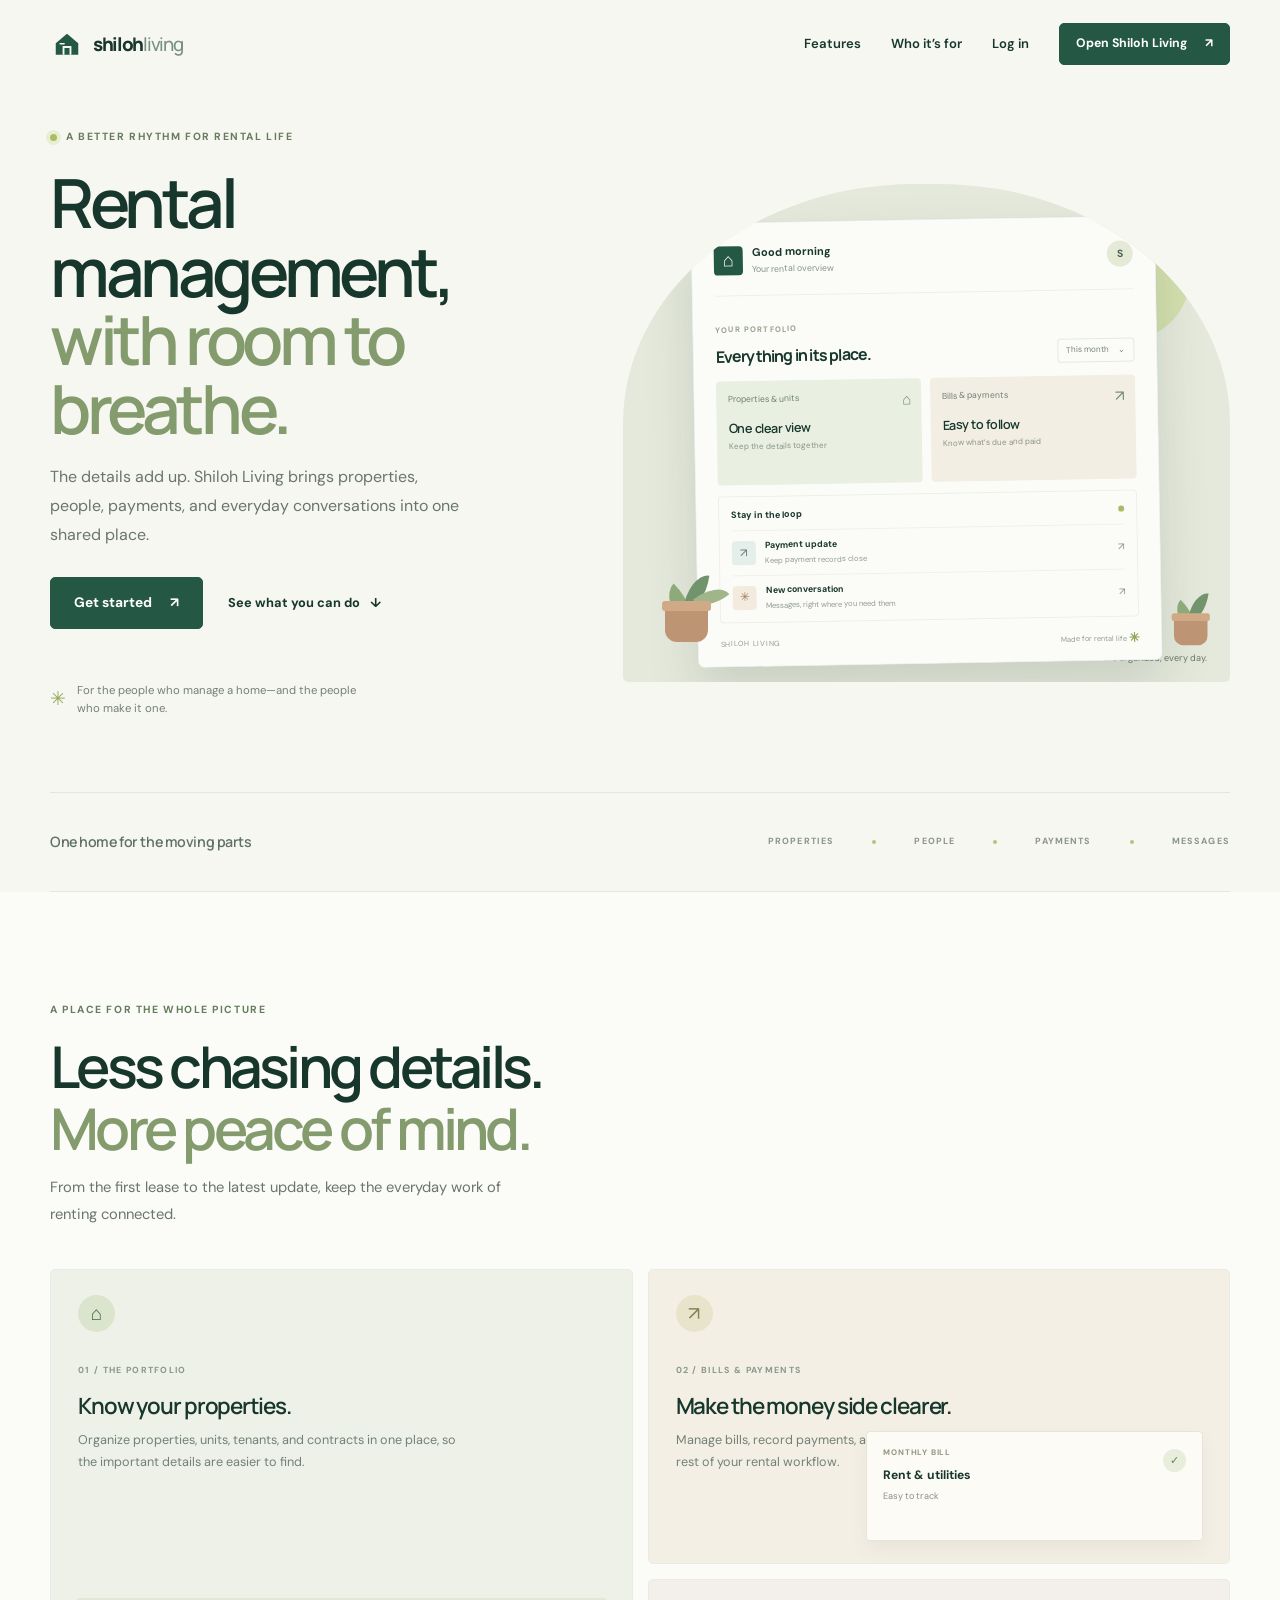
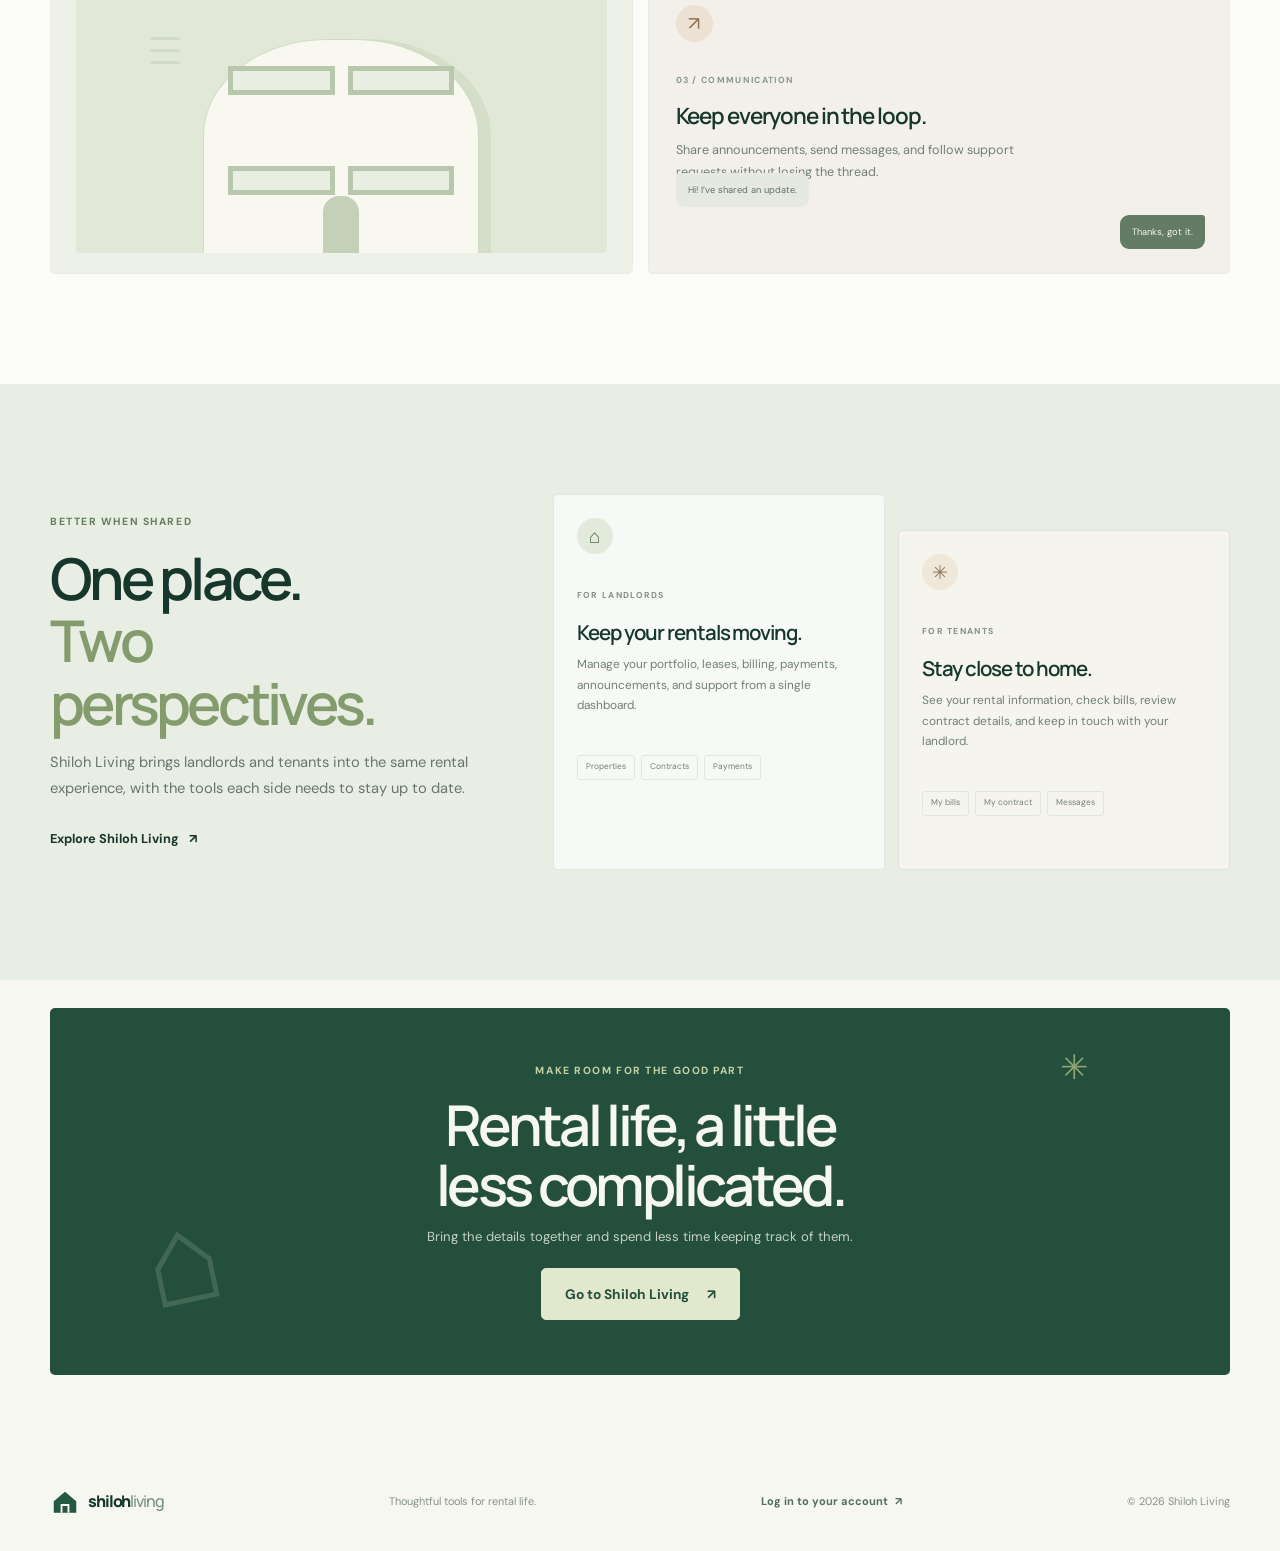
<file: index.html>
<!doctype html>
<html lang="en">
<head>
  <meta charset="utf-8">
  <meta name="viewport" content="width=device-width, initial-scale=1">
  <meta name="theme-color" content="#f7f7f2">
  <meta name="description" content="A calmer way to manage rentals. Keep properties, tenants, bills, payments, and conversations together with Shiloh Living.">
  <meta property="og:title" content="Shiloh Living — Rental management, made simpler">
  <meta property="og:description" content="One shared place for landlords and tenants to stay on top of rental life.">
  <meta property="og:type" content="website">
  <title>Shiloh Living — Rental management, made simpler</title>
  <link rel="stylesheet" href="css/style.css?v=2">
</head>
<body>
  <header class="site-header">
    <a class="brand" href="/" aria-label="Shiloh Living home">
      <span class="brand-mark" aria-hidden="true">
        <svg viewBox="0 0 32 32" fill="none">
          <path d="M4 15.2 16 5l12 10.2v12.3H4V15.2Z" fill="currentColor"/>
          <path d="M12.3 27.5v-8.3h7.4v8.3" stroke="#F7F7F2" stroke-width="2"/>
          <path d="M8.7 15.7h4.2" stroke="#F7F7F2" stroke-width="1.7" stroke-linecap="round"/>
        </svg>
      </span>
      <span>shiloh<span class="brand-light">living</span></span>
    </a>
    <nav class="site-nav" aria-label="Main navigation">
      <a href="#features">Features</a>
      <a href="#for-everyone">Who it’s for</a>
      <a class="nav-login" href="https://hub.shilohliving.app/">Log in</a>
      <a class="button button-small" href="https://hub.shilohliving.app/">Open Shiloh Living <span aria-hidden="true">↗</span></a>
    </nav>
  </header>

  <main>
    <section class="hero page-shell">
      <div class="hero-copy">
        <p class="eyebrow"><span class="eyebrow-dot"></span> A better rhythm for rental life</p>
        <h1>Rental management,<br><span>with room to breathe.</span></h1>
        <p class="hero-intro">The details add up. Shiloh Living brings properties, people, payments, and everyday conversations into one shared place.</p>
        <div class="hero-actions">
          <a class="button" href="https://hub.shilohliving.app/">Get started <span aria-hidden="true">↗</span></a>
          <a class="text-link" href="#features">See what you can do <span aria-hidden="true">↓</span></a>
        </div>
        <div class="hero-note">
          <span class="note-icon" aria-hidden="true">✳</span>
          <span>For the people who manage a home—and the people who make it one.</span>
        </div>
      </div>

      <div class="hero-art" aria-label="Illustration of a rental management dashboard">
        <div class="sun-disc"></div>
        <div class="plant plant-one" aria-hidden="true"><i></i><i></i><i></i><b></b></div>
        <div class="plant plant-two" aria-hidden="true"><i></i><i></i><b></b></div>
        <div class="dashboard-card">
          <div class="dashboard-top">
            <div class="dashboard-title">
              <span class="mini-mark" aria-hidden="true">⌂</span>
              <span><b>Good morning</b><small>Your rental overview</small></span>
            </div>
            <span class="avatar" aria-hidden="true">S</span>
          </div>
          <div class="dashboard-heading">
            <div><span class="micro-label">YOUR PORTFOLIO</span><h2>Everything in its place.</h2></div>
            <span class="period-pill">This month <span aria-hidden="true">⌄</span></span>
          </div>
          <div class="stat-grid">
            <div class="stat-card stat-green">
              <span class="stat-symbol" aria-hidden="true">⌂</span>
              <span class="stat-label">Properties &amp; units</span>
              <strong>One clear view</strong>
              <span class="stat-foot">Keep the details together</span>
            </div>
            <div class="stat-card stat-cream">
              <span class="stat-symbol" aria-hidden="true">↗</span>
              <span class="stat-label">Bills &amp; payments</span>
              <strong>Easy to follow</strong>
              <span class="stat-foot">Know what’s due and paid</span>
            </div>
          </div>
          <div class="activity-card">
            <div class="activity-head"><b>Stay in the loop</b><span class="live-dot"></span></div>
            <div class="activity-row">
              <span class="activity-icon activity-blue" aria-hidden="true">↗</span>
              <span><b>Payment update</b><small>Keep payment records close</small></span>
              <span class="activity-arrow" aria-hidden="true">↗</span>
            </div>
            <div class="activity-row">
              <span class="activity-icon activity-peach" aria-hidden="true">✳</span>
              <span><b>New conversation</b><small>Messages, right where you need them</small></span>
              <span class="activity-arrow" aria-hidden="true">↗</span>
            </div>
          </div>
          <div class="dashboard-bottom"><span>SHILOH LIVING</span><span>Made for rental life <b>✳</b></span></div>
        </div>
        <div class="art-caption"><span>01</span> A little more organized, every day.</div>
      </div>
    </section>

    <section class="trust-strip page-shell" aria-label="Platform highlights">
      <p>One home for the moving parts</p>
      <div><span>PROPERTIES</span><i></i><span>PEOPLE</span><i></i><span>PAYMENTS</span><i></i><span>MESSAGES</span></div>
    </section>

    <section id="features" class="features-section section-pad">
      <div class="page-shell">
        <div class="section-heading">
          <p class="eyebrow">A place for the whole picture</p>
          <h2>Less chasing details.<br><span>More peace of mind.</span></h2>
          <p>From the first lease to the latest update, keep the everyday work of renting connected.</p>
        </div>
        <div class="feature-grid">
          <article class="feature-card feature-card-tall">
            <div class="feature-icon icon-home" aria-hidden="true">⌂</div>
            <span class="feature-number">01 / THE PORTFOLIO</span>
            <h3>Know your properties.</h3>
            <p>Organize properties, units, tenants, and contracts in one place, so the important details are easier to find.</p>
            <div class="mini-property" aria-hidden="true">
              <div class="mini-building"><span></span><span></span><span></span><span></span><b></b></div>
              <div class="property-lines"><i></i><i></i><i></i></div>
            </div>
          </article>
          <article class="feature-card feature-card-bills">
            <div class="feature-icon icon-bill" aria-hidden="true">↗</div>
            <span class="feature-number">02 / BILLS &amp; PAYMENTS</span>
            <h3>Make the money side clearer.</h3>
            <p>Manage bills, record payments, and keep water billing close to the rest of your rental workflow.</p>
            <div class="bill-visual" aria-hidden="true"><span>MONTHLY BILL</span><b>Rent &amp; utilities</b><i>Easy to track</i><em>✓</em></div>
          </article>
          <article class="feature-card feature-card-comms">
            <div class="feature-icon icon-chat" aria-hidden="true">↗</div>
            <span class="feature-number">03 / COMMUNICATION</span>
            <h3>Keep everyone in the loop.</h3>
            <p>Share announcements, send messages, and follow support requests without losing the thread.</p>
            <div class="chat-visual" aria-hidden="true"><div>Hi! I’ve shared an update.</div><span>Thanks, got it.</span></div>
          </article>
        </div>
      </div>
    </section>

    <section id="for-everyone" class="people-section section-pad">
      <div class="page-shell people-layout">
        <div class="people-copy">
          <p class="eyebrow">Better when shared</p>
          <h2>One place.<br><span>Two perspectives.</span></h2>
          <p>Shiloh Living brings landlords and tenants into the same rental experience, with the tools each side needs to stay up to date.</p>
          <a class="text-link" href="https://hub.shilohliving.app/">Explore Shiloh Living <span aria-hidden="true">↗</span></a>
        </div>
        <div class="people-cards">
          <article class="person-card landlord-card">
            <span class="person-icon" aria-hidden="true">⌂</span>
            <span class="person-label">FOR LANDLORDS</span>
            <h3>Keep your rentals moving.</h3>
            <p>Manage your portfolio, leases, billing, payments, announcements, and support from a single dashboard.</p>
            <div class="person-tags"><span>Properties</span><span>Contracts</span><span>Payments</span></div>
          </article>
          <article class="person-card tenant-card">
            <span class="person-icon" aria-hidden="true">✳</span>
            <span class="person-label">FOR TENANTS</span>
            <h3>Stay close to home.</h3>
            <p>See your rental information, check bills, review contract details, and keep in touch with your landlord.</p>
            <div class="person-tags"><span>My bills</span><span>My contract</span><span>Messages</span></div>
          </article>
        </div>
      </div>
    </section>

    <section class="closing-section page-shell">
      <div class="closing-inner">
        <span class="closing-flower" aria-hidden="true">✳</span>
        <p class="eyebrow">Make room for the good part</p>
        <h2>Rental life, a little<br>less complicated.</h2>
        <p>Bring the details together and spend less time keeping track of them.</p>
        <a class="button button-light" href="https://hub.shilohliving.app/">Go to Shiloh Living <span aria-hidden="true">↗</span></a>
        <span class="closing-scribble" aria-hidden="true">⌂</span>
      </div>
    </section>
  </main>

  <footer class="site-footer page-shell">
    <a class="brand footer-brand" href="/" aria-label="Shiloh Living home">
      <span class="brand-mark" aria-hidden="true">
        <svg viewBox="0 0 32 32" fill="none">
          <path d="M4 15.2 16 5l12 10.2v12.3H4V15.2Z" fill="currentColor"/>
          <path d="M12.3 27.5v-8.3h7.4v8.3" stroke="#F7F7F2" stroke-width="2"/>
        </svg>
      </span>
      <span>shiloh<span class="brand-light">living</span></span>
    </a>
    <p>Thoughtful tools for rental life.</p>
    <a class="footer-login" href="https://hub.shilohliving.app/">Log in to your account <span aria-hidden="true">↗</span></a>
    <small>&copy; <span id="year"></span> Shiloh Living</small>
  </footer>

  <script src="js/main.js"></script>
</body>
</html>
</file>
<file: css/style.css>
@import url("https://fonts.googleapis.com/css2?family=DM+Sans:wght@400;500;600;700&family=Manrope:wght@400;500;600;700;800&display=swap");

:root {
  color-scheme: light;
  --paper: #f7f7f2;
  --white: #fff;
  --ink: #17372d;
  --muted: #69756d;
  --green: #245744;
  --lime: #d9ec8f;
  --line: #e4e7df;
  --max: 1180px;
}

* { box-sizing: border-box; }

html { scroll-behavior: smooth; }

body {
  margin: 0;
  color: var(--ink);
  background: var(--paper);
  font-family: "DM Sans", "Segoe UI", sans-serif;
  line-height: 1.55;
  -webkit-font-smoothing: antialiased;
}

a { color: inherit; }

.page-shell,
.site-header {
  width: min(var(--max), calc(100% - 64px));
  margin-inline: auto;
}

.site-header {
  min-height: 88px;
  display: flex;
  align-items: center;
  justify-content: space-between;
  gap: 24px;
}

.brand {
  display: inline-flex;
  align-items: center;
  gap: 9px;
  color: var(--ink);
  font-family: "Manrope", "Segoe UI", sans-serif;
  font-size: 1.17rem;
  font-weight: 800;
  letter-spacing: -0.07em;
  text-decoration: none;
  white-space: nowrap;
}

.brand-mark {
  display: grid;
  width: 34px;
  height: 34px;
  place-items: center;
  color: var(--green);
}

.brand-mark svg { width: 30px; height: 30px; }
.brand-light { color: #77917f; font-weight: 500; }

.site-nav {
  display: flex;
  align-items: center;
  gap: 30px;
  font-size: 0.82rem;
  font-weight: 600;
}

.site-nav > a:not(.button) { text-decoration: none; }
.site-nav > a:not(.button):hover,
.footer-login:hover { color: #729049; }

.button {
  min-height: 52px;
  display: inline-flex;
  align-items: center;
  justify-content: center;
  gap: 18px;
  padding: 0 23px;
  border: 1px solid var(--green);
  border-radius: 5px;
  color: white;
  background: var(--green);
  font-size: 0.86rem;
  font-weight: 700;
  text-decoration: none;
  transition: background 160ms ease, transform 160ms ease;
}

.button:hover { background: #183e30; transform: translateY(-2px); }
.button-small { min-height: 42px; padding-inline: 16px; font-size: 0.77rem; }

.hero {
  min-height: 598px;
  display: grid;
  grid-template-columns: 0.94fr 1.06fr;
  align-items: center;
  gap: 34px;
  padding-top: 41px;
  padding-bottom: 55px;
}

.hero-copy { position: relative; z-index: 2; padding-bottom: 19px; }

.eyebrow,
.feature-number,
.person-label,
.micro-label {
  font-size: 0.65rem;
  font-weight: 700;
  letter-spacing: 0.15em;
  text-transform: uppercase;
}

.eyebrow {
  display: flex;
  align-items: center;
  gap: 9px;
  margin: 0 0 23px;
  color: #657c5d;
}

.eyebrow-dot {
  width: 7px;
  height: 7px;
  border-radius: 50%;
  background: #a9be61;
  box-shadow: 0 0 0 4px #e8eed3;
}

h1, h2, h3, p { margin-top: 0; }

h1,
.section-heading h2,
.people-copy h2,
.closing-inner h2 {
  font-family: "Manrope", "Segoe UI", sans-serif;
  font-weight: 600;
  letter-spacing: -0.065em;
}

h1 {
  max-width: 580px;
  margin-bottom: 21px;
  font-size: clamp(3.3rem, 5.3vw, 5rem);
  line-height: 1.01;
}

h1 span,
.section-heading h2 span,
.people-copy h2 span { color: #849b6d; }

.hero-intro {
  max-width: 425px;
  margin-bottom: 27px;
  color: var(--muted);
  font-size: 1rem;
  line-height: 1.8;
}

.hero-actions { display: flex; align-items: center; gap: 25px; }
.text-link { font-size: 0.8rem; font-weight: 700; text-decoration: none; }
.text-link span { padding-left: 7px; }
.text-link:hover { color: #729049; }

.hero-note {
  display: flex;
  align-items: center;
  gap: 11px;
  max-width: 330px;
  margin-top: 53px;
  color: #748076;
  font-size: 0.71rem;
  line-height: 1.6;
}

.note-icon { color: #91a859; font-size: 1.2rem; }

.hero-art {
  position: relative;
  min-width: 0;
  min-height: 495px;
  display: flex;
  align-items: center;
  justify-content: center;
  overflow: hidden;
  border-radius: 48% 48% 5px 5px;
  background: #e5e9dc;
}

.sun-disc {
  position: absolute;
  top: 30px;
  right: 40px;
  width: 126px;
  height: 126px;
  border-radius: 50%;
  background: #d4dfae;
}

.dashboard-card {
  position: relative;
  z-index: 1;
  width: min(86%, 465px);
  margin: 35px 0 18px;
  padding: 21px 22px 13px;
  border: 1px solid rgba(35, 73, 56, 0.09);
  border-radius: 7px;
  background: #fbfcf8;
  box-shadow: 0 24px 50px rgba(43, 67, 47, 0.15);
  transform: rotate(-1deg);
}

.dashboard-top,
.dashboard-title,
.dashboard-heading,
.activity-head,
.activity-row,
.dashboard-bottom {
  display: flex;
  align-items: center;
  justify-content: space-between;
}

.dashboard-top { padding-bottom: 18px; border-bottom: 1px solid #edf0e9; }
.dashboard-title { justify-content: flex-start; gap: 9px; }
.mini-mark {
  display: grid;
  width: 29px;
  height: 29px;
  place-items: center;
  border-radius: 4px;
  color: #fff;
  background: var(--green);
  font-size: 1.15rem;
}

.dashboard-title b,
.dashboard-title small,
.activity-row b,
.activity-row small { display: block; }
.dashboard-title b { font-size: 0.69rem; }
.dashboard-title small { margin-top: 2px; color: #89938b; font-size: 0.55rem; }
.avatar {
  display: grid;
  width: 26px;
  height: 26px;
  place-items: center;
  border-radius: 50%;
  color: #46614c;
  background: #e5ead6;
  font-size: 0.65rem;
  font-weight: 700;
}

.dashboard-heading { align-items: end; padding: 19px 0 13px; }
.micro-label { color: #97a18f; font-size: 0.49rem; }
.dashboard-heading h2 { margin: 4px 0 0; font-family: "Manrope", sans-serif; font-size: 1rem; letter-spacing: -0.05em; }
.period-pill { padding: 5px 8px; border: 1px solid #e5e9e1; border-radius: 3px; color: #778278; font-size: 0.51rem; }
.period-pill span { padding-left: 7px; }

.stat-grid { display: grid; grid-template-columns: 1fr 1fr; gap: 9px; }
.stat-card { position: relative; min-height: 104px; padding: 12px; border-radius: 4px; }
.stat-green { background: #e9efe1; }
.stat-cream { background: #f2eee4; }
.stat-symbol { position: absolute; top: 10px; right: 10px; color: #71896c; font-size: 0.95rem; }
.stat-label, .stat-card strong, .stat-foot { display: block; }
.stat-label { color: #718075; font-size: 0.54rem; }
.stat-card strong { margin-top: 12px; font-family: "Manrope", sans-serif; font-size: 0.79rem; font-weight: 600; letter-spacing: -0.04em; }
.stat-foot { margin-top: 2px; color: #8a9489; font-size: 0.5rem; }

.activity-card { margin-top: 11px; padding: 11px 12px 2px; border: 1px solid #edf0e9; border-radius: 4px; }
.activity-head { padding-bottom: 8px; font-size: 0.57rem; }
.live-dot { width: 6px; height: 6px; border-radius: 50%; background: #a7bd65; }
.activity-row { justify-content: flex-start; gap: 9px; padding: 8px 0; border-top: 1px solid #f0f1ed; }
.activity-icon { display: grid; width: 24px; height: 24px; flex: 0 0 auto; place-items: center; border-radius: 4px; font-size: 0.75rem; }
.activity-blue { color: #607b7a; background: #e4eeeb; }
.activity-peach { color: #9e805b; background: #f4ebdf; }
.activity-row b { font-size: 0.55rem; }
.activity-row small { margin-top: 2px; color: #929b91; font-size: 0.48rem; }
.activity-arrow { margin-left: auto; color: #899587; font-size: 0.65rem; }
.dashboard-bottom { padding-top: 11px; color: #929c90; font-size: 0.46rem; letter-spacing: 0.1em; }
.dashboard-bottom span:last-child { letter-spacing: 0; }
.dashboard-bottom b { color: #92a85a; font-size: 0.8rem; vertical-align: -1px; }

.plant { position: absolute; z-index: 2; bottom: 40px; width: 84px; height: 116px; }
.plant-one { left: 3%; }
.plant-two { right: 0; bottom: 24px; transform: scale(0.78); }
.plant i { position: absolute; bottom: 28px; left: 39px; width: 24px; height: 43px; border-radius: 100% 0 100% 0; background: #8eaa7a; transform-origin: bottom right; }
.plant i:nth-child(1) { transform: rotate(-45deg); }
.plant i:nth-child(2) { transform: rotate(8deg) scale(0.9); background: #72946d; }
.plant i:nth-child(3) { transform: rotate(52deg) scale(0.75); background: #a1b58b; }
.plant b { position: absolute; bottom: 0; left: 24px; width: 43px; height: 34px; border-radius: 3px 3px 12px 12px; background: #bd9474; }
.plant b::before { position: absolute; top: -7px; left: -3px; width: 49px; height: 10px; border-radius: 3px; background: #d0aa87; content: ""; }
.art-caption { position: absolute; right: 23px; bottom: 17px; color: #68786b; font-size: 0.57rem; }
.art-caption span { margin-right: 9px; color: #9cab7d; font-weight: 700; }

.trust-strip {
  display: flex;
  align-items: center;
  justify-content: space-between;
  min-height: 100px;
  border-top: 1px solid #e4e7df;
  border-bottom: 1px solid #e4e7df;
}

.trust-strip p { margin: 0; color: #607268; font-family: "Manrope", sans-serif; font-size: 0.89rem; font-weight: 600; letter-spacing: -0.03em; }
.trust-strip div { display: flex; align-items: center; gap: clamp(14px, 3vw, 38px); color: #8a9489; font-size: 0.56rem; font-weight: 700; letter-spacing: 0.13em; }
.trust-strip i { width: 4px; height: 4px; border-radius: 50%; background: #b5c283; }

.section-pad { padding-block: 110px; }
.features-section { background: #fbfbf8; }
.section-heading { max-width: 590px; margin-bottom: 42px; }
.section-heading .eyebrow, .people-copy .eyebrow { margin-bottom: 17px; }
.section-heading h2, .people-copy h2 { margin-bottom: 15px; font-size: clamp(2.55rem, 4.5vw, 3.8rem); line-height: 1.08; }
.section-heading > p:last-child, .people-copy > p:not(.eyebrow) { max-width: 470px; margin-bottom: 0; color: var(--muted); font-size: 0.92rem; line-height: 1.8; }

.feature-grid { display: grid; grid-template-columns: 1fr 1fr; gap: 15px; }
.feature-card { position: relative; min-height: 295px; overflow: hidden; padding: 25px 27px; border: 1px solid #e9ebe4; border-radius: 5px; background: #f5f5ef; }
.feature-card-tall { grid-row: span 2; min-height: 605px; background: #edf1e8; }
.feature-card-bills { background: #f4efe5; }
.feature-card-comms { background: #f3f0eb; }
.feature-icon { display: grid; width: 37px; height: 37px; place-items: center; margin-bottom: 24px; border-radius: 50%; font-size: 1.2rem; }
.icon-home { color: #456846; background: #dbe5ce; }
.icon-bill { color: #7c8252; background: #e8e4cb; }
.icon-chat { color: #8a7054; background: #ece1d2; }
.feature-number { color: #8a978b; font-size: 0.55rem; }
.feature-card h3 { max-width: 370px; margin: 12px 0 9px; font-family: "Manrope", sans-serif; font-size: 1.4rem; font-weight: 600; letter-spacing: -0.05em; line-height: 1.2; }
.feature-card > p { max-width: 385px; margin: 0; color: #728076; font-size: 0.79rem; line-height: 1.75; }
.mini-property { position: absolute; right: 25px; bottom: 20px; left: 25px; height: 255px; display: flex; align-items: end; justify-content: center; overflow: hidden; border-radius: 4px; background: #e1e8d8; }
.mini-building { position: relative; width: 52%; height: 84%; display: grid; grid-template-columns: repeat(2, 1fr); gap: 13px; padding: 26px 24px 0; border: 1px solid #d0dcc6; border-bottom: 0; border-radius: 45% 45% 0 0; background: #f8f8f1; box-shadow: 12px 0 #d4dec9; }
.mini-building span { height: 29px; border: 5px solid #b9c8ac; background: #e8eee1; }
.mini-building b { position: absolute; bottom: 0; left: calc(50% - 18px); width: 36px; height: 57px; border-radius: 16px 16px 0 0; background: #c4d0b7; }
.property-lines { position: absolute; top: 39px; left: 14%; display: flex; flex-direction: column; gap: 9px; }
.property-lines i { width: 30px; height: 3px; border-radius: 4px; background: #d1dbca; }
.bill-visual { position: absolute; right: 26px; bottom: 22px; width: 58%; min-height: 110px; padding: 14px 16px; border: 1px solid #e7e4d8; border-radius: 4px; background: #fcfbf6; box-shadow: 0 9px 18px rgba(84, 78, 54, 0.06); }
.bill-visual > * { display: block; }
.bill-visual span { color: #91957e; font-size: 0.5rem; font-weight: 700; letter-spacing: 0.1em; }
.bill-visual b { margin-top: 7px; font-size: 0.76rem; }
.bill-visual i { margin-top: 4px; color: #879184; font-size: 0.57rem; font-style: normal; }
.bill-visual em { position: absolute; top: 17px; right: 16px; display: grid; width: 23px; height: 23px; place-items: center; border-radius: 50%; color: #67815d; background: #e7eedc; font-size: 0.7rem; font-style: normal; }
.chat-visual { position: absolute; right: 24px; bottom: 24px; left: 27px; display: flex; flex-direction: column; align-items: flex-start; gap: 8px; }
.chat-visual div, .chat-visual span { max-width: 82%; padding: 10px 12px; border-radius: 3px 9px 9px 9px; color: #617168; background: #e5e9df; font-size: 0.58rem; }
.chat-visual span { align-self: flex-end; border-radius: 9px 3px 9px 9px; color: #f7f7f2; background: #647b65; }

.people-section { background: #e9eee4; }
.people-layout { display: grid; grid-template-columns: 0.78fr 1.22fr; align-items: center; gap: 70px; }
.people-copy .text-link { display: inline-block; margin-top: 27px; }
.people-cards { display: grid; grid-template-columns: 1fr 1fr; gap: 13px; }
.person-card { min-height: 340px; padding: 23px; border: 1px solid rgba(38, 75, 52, 0.1); border-radius: 5px; background: rgba(255, 255, 255, 0.65); }
.tenant-card { margin-top: 36px; background: #f5f4ed; }
.person-icon { display: grid; width: 36px; height: 36px; place-items: center; margin-bottom: 27px; border-radius: 50%; color: #4e7053; background: #e4eadb; font-size: 1.2rem; }
.tenant-card .person-icon { color: #8a7656; background: #eee7da; }
.person-label { color: #829082; font-size: 0.54rem; }
.person-card h3 { margin: 14px 0 8px; font-family: "Manrope", sans-serif; font-size: 1.28rem; font-weight: 600; letter-spacing: -0.05em; line-height: 1.25; }
.person-card p { min-height: 83px; margin-bottom: 18px; color: #718076; font-size: 0.74rem; line-height: 1.75; }
.person-tags { display: flex; flex-wrap: wrap; gap: 6px; }
.person-tags span { padding: 5px 8px; border: 1px solid #e2e7dc; border-radius: 3px; color: #718076; font-size: 0.52rem; }

.closing-section { padding-top: 28px; padding-bottom: 76px; }
.closing-inner { position: relative; min-height: 365px; display: flex; flex-direction: column; align-items: center; justify-content: center; overflow: hidden; padding: 55px 24px; border-radius: 5px; color: #f6f7ee; background: #244f3d; text-align: center; }
.closing-inner .eyebrow { margin-bottom: 15px; color: #c4d2a3; }
.closing-flower { position: absolute; top: 34px; right: 12%; color: #8fa574; font-size: 2.1rem; }
.closing-inner h2 { margin-bottom: 12px; font-size: clamp(2.5rem, 4.4vw, 3.7rem); line-height: 1.07; }
.closing-inner > p:not(.eyebrow) { margin-bottom: 21px; color: #c5d1c4; font-size: 0.82rem; }
.button-light { border-color: #e1e8ce; color: #244f3d; background: #e1e8ce; }
.button-light:hover { border-color: #f0f3e5; background: #f0f3e5; }
.closing-scribble { position: absolute; bottom: 16px; left: 8%; color: rgba(221, 232, 203, 0.16); font-size: 8rem; transform: rotate(-12deg); }

.site-footer { min-height: 100px; display: flex; align-items: center; justify-content: space-between; gap: 20px; padding-block: 20px; }
.footer-brand { font-size: 1rem; }
.footer-brand .brand-mark { width: 29px; height: 29px; }
.site-footer p, .site-footer small { margin: 0; color: #879188; font-size: 0.68rem; }
.footer-login { color: #516f58; font-size: 0.69rem; font-weight: 700; text-decoration: none; }
.footer-login span { padding-left: 4px; }

:focus-visible { outline: 3px solid #9bb55c; outline-offset: 4px; }

@media (max-width: 900px) {
  .page-shell, .site-header { width: min(100% - 48px, var(--max)); }
  .site-nav { gap: 18px; }
  .hero { min-height: auto; grid-template-columns: 1fr 0.95fr; gap: 18px; padding-top: 45px; }
  h1 { font-size: clamp(3rem, 6.4vw, 4.4rem); }
  .hero-art { min-height: 445px; }
  .dashboard-card { width: 89%; padding-inline: 15px; }
  .people-layout { grid-template-columns: 1fr; gap: 38px; }
  .people-copy { max-width: 600px; }
}

@media (max-width: 640px) {
  .page-shell, .site-header { width: calc(100% - 36px); }
  .site-header { min-height: 75px; align-items: center; }
  .site-nav { gap: 12px; }
  .site-nav > a[href="#features"], .site-nav > a[href="#for-everyone"], .nav-login { display: none; }
  .button-small { min-height: 39px; padding-inline: 12px; font-size: 0.68rem; }
  .brand { font-size: 1rem; }
  .brand-mark { width: 29px; height: 29px; }
  .brand-mark svg { width: 27px; height: 27px; }
  .hero { grid-template-columns: 1fr; gap: 32px; padding-top: 50px; padding-bottom: 38px; }
  .hero-copy { padding-bottom: 0; }
  .eyebrow { margin-bottom: 18px; font-size: 0.59rem; }
  h1 { margin-bottom: 17px; font-size: clamp(3.05rem, 13vw, 4rem); }
  .hero-intro { font-size: 0.91rem; }
  .hero-note { margin-top: 30px; }
  .hero-art { min-height: 420px; border-radius: 46% 46% 5px 5px; }
  .dashboard-card { width: min(87%, 390px); padding: 17px 15px 11px; }
  .plant-one { left: -2%; transform: scale(0.78); }
  .plant-two { right: -5%; transform: scale(0.65); }
  .trust-strip { min-height: 104px; display: block; padding-block: 21px; }
  .trust-strip p { margin-bottom: 14px; font-size: 0.79rem; }
  .trust-strip div { justify-content: space-between; gap: 8px; font-size: 0.45rem; letter-spacing: 0.09em; }
  .section-pad { padding-block: 74px; }
  .section-heading { margin-bottom: 29px; }
  .section-heading h2, .people-copy h2 { font-size: 2.7rem; }
  .section-heading > p:last-child, .people-copy > p:not(.eyebrow) { font-size: 0.85rem; }
  .feature-grid { grid-template-columns: 1fr; gap: 11px; }
  .feature-card, .feature-card-tall { grid-row: auto; min-height: 310px; padding: 22px; }
  .feature-card-tall { min-height: 495px; }
  .feature-card h3 { font-size: 1.3rem; }
  .mini-property { right: 19px; left: 19px; height: 230px; }
  .bill-visual { right: 19px; width: 70%; }
  .people-layout { gap: 30px; }
  .people-cards { grid-template-columns: 1fr; gap: 10px; }
  .person-card { min-height: 285px; padding: 22px; }
  .tenant-card { margin-top: 0; }
  .person-card p { min-height: 0; }
  .closing-section { padding-top: 18px; padding-bottom: 45px; }
  .closing-inner { min-height: 350px; padding-inline: 20px; }
  .closing-inner h2 { font-size: 2.8rem; }
  .closing-inner > p:not(.eyebrow) { max-width: 260px; line-height: 1.7; }
  .closing-flower { right: 9%; }
  .site-footer { min-height: 150px; display: grid; grid-template-columns: 1fr 1fr; gap: 12px; padding-block: 24px; }
  .site-footer p { grid-column: 1 / -1; grid-row: 2; }
  .site-footer small { grid-column: 1 / -1; }
  .footer-login { justify-self: end; }
}

@media (prefers-reduced-motion: reduce) {
  html { scroll-behavior: auto; }
  *, *::before, *::after { transition-duration: 0.01ms !important; }
}
</file>
